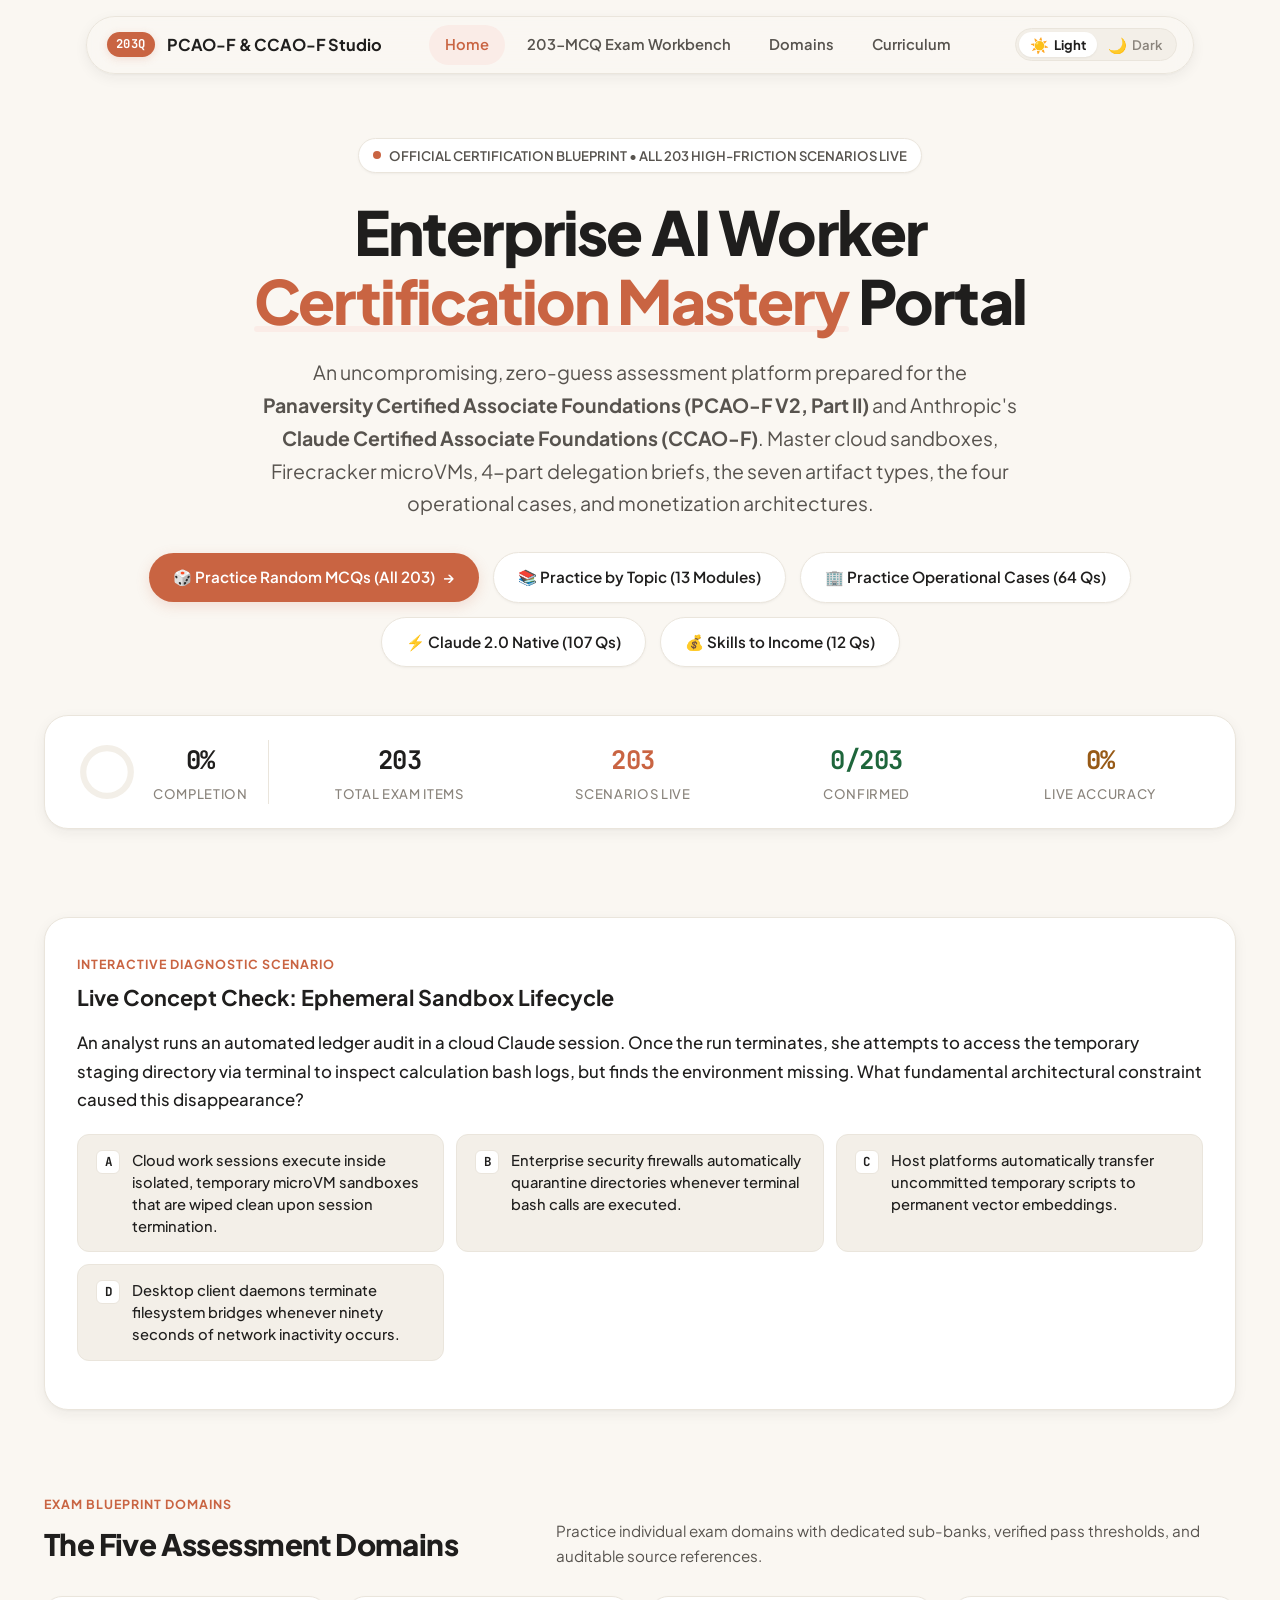
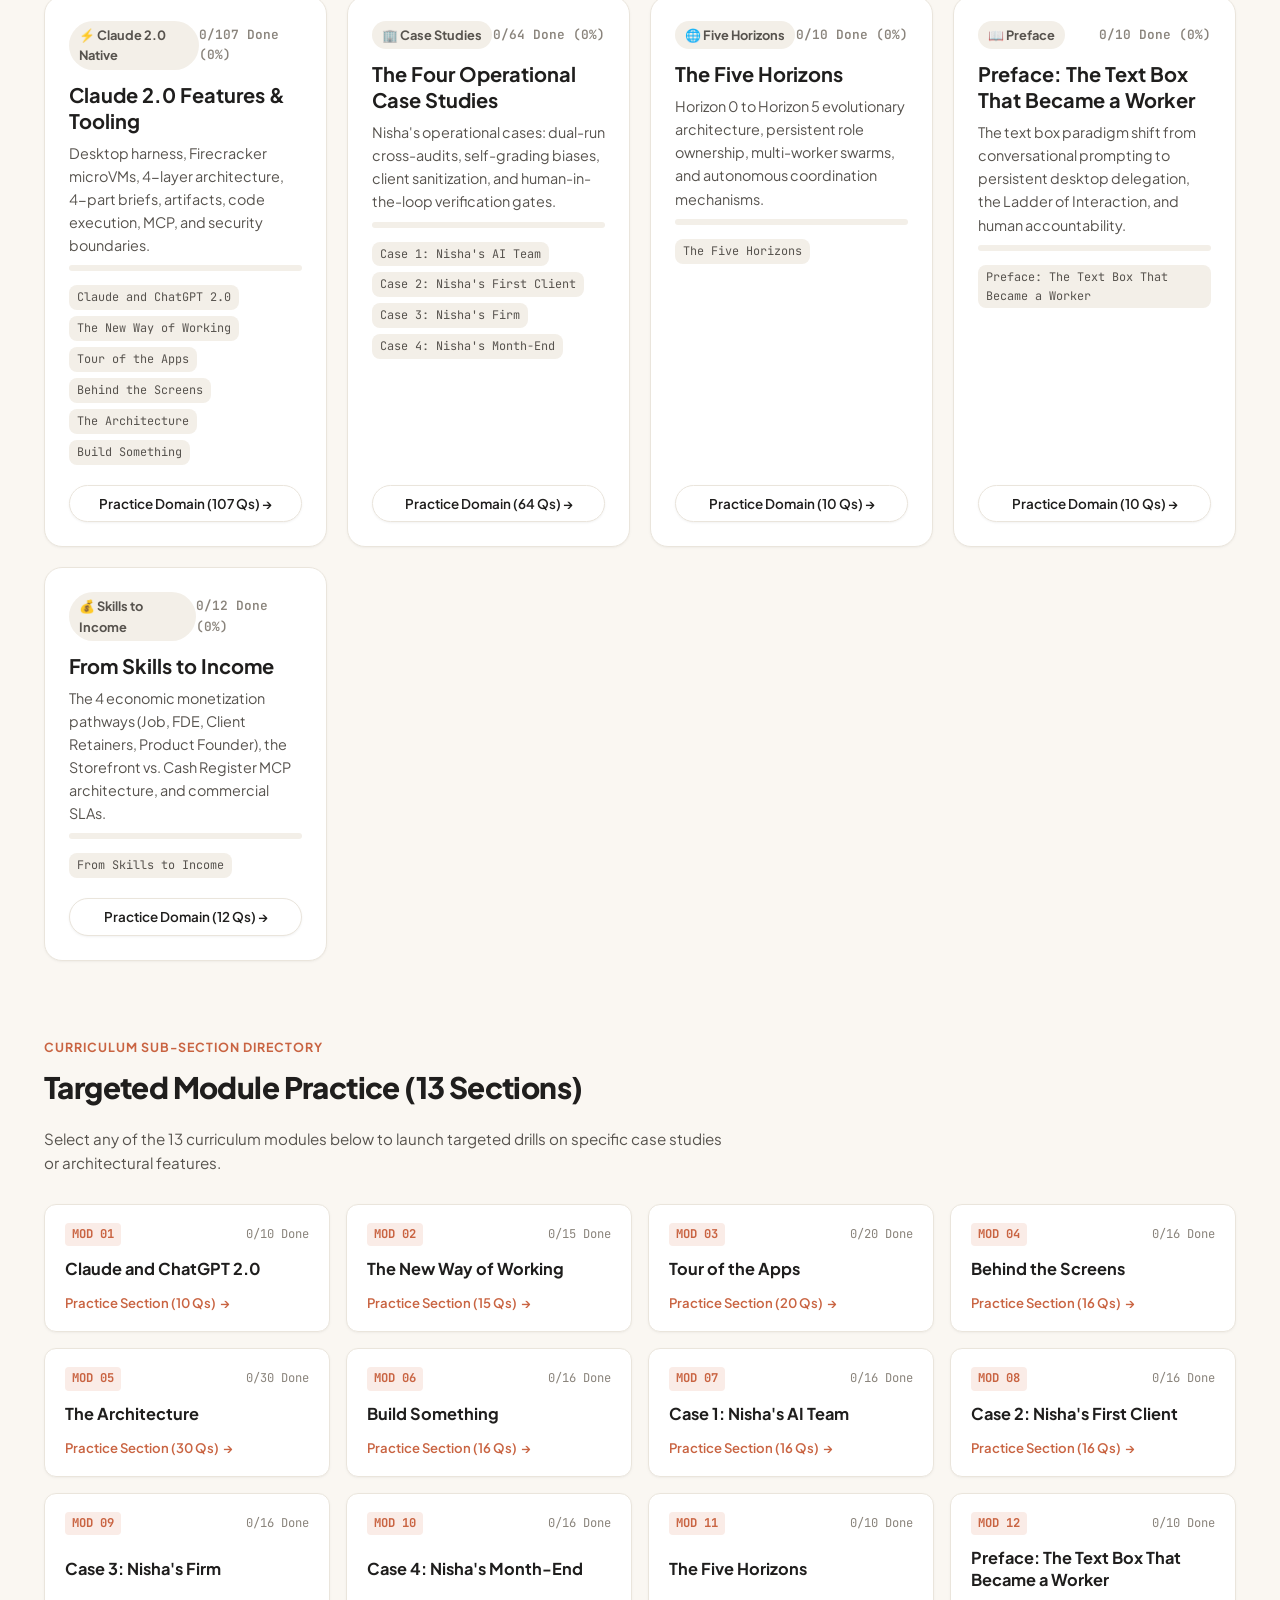
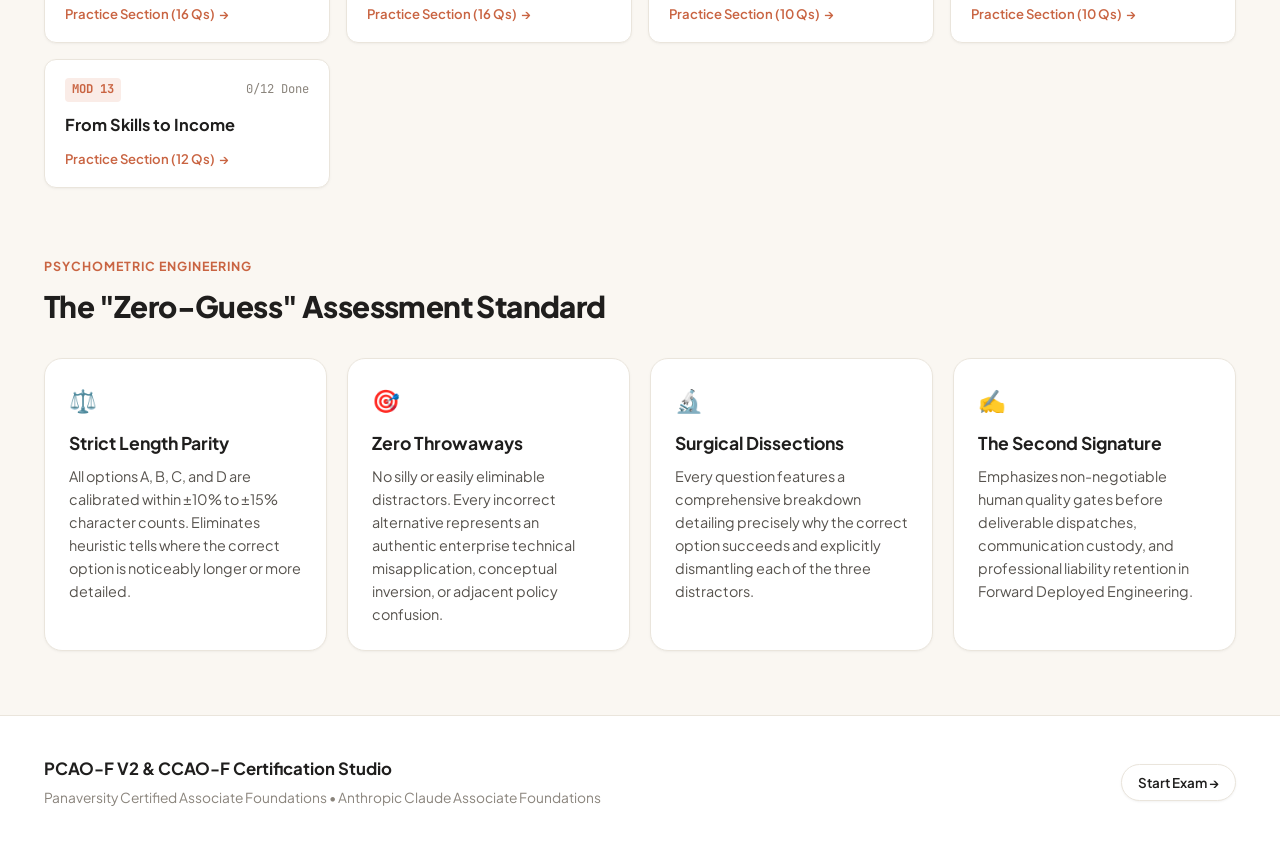
<file: index.html>
<!DOCTYPE html>
<html lang="en" data-theme="light">
<head>
  <meta charset="UTF-8" />
  <meta name="viewport" content="width=device-width, initial-scale=1.0" />
  <title>PCAO-F V2 &amp; CCAO-F Certification Studio | 203-Scenario Enterprise Portal</title>
  <link rel="stylesheet" href="styles.css" />
  <script defer src="questions.js"></script>
  <script defer src="app.js"></script>
</head>
<body>
  <!-- Canvas for milestone & correct-answer celebration effects -->
  <canvas id="celebration-canvas"></canvas>

  <!-- Floating Capsule Top Navigation Dock -->
  <header class="top-nav">
    <nav class="nav-capsule" aria-label="Main Navigation">
      <a class="nav-brand" href="index.html">
        <span class="brand-badge">203Q</span>
        <span>PCAO-F &amp; CCAO-F Studio</span>
      </a>

      <div class="nav-links">
        <a class="nav-link active" href="index.html">Home</a>
        <a class="nav-link" href="quiz.html">203-MCQ Exam Workbench</a>
        <a class="nav-link" href="#domains">Domains</a>
        <a class="nav-link" href="#curriculum">Curriculum</a>
      </div>

      <div class="nav-actions">
        <!-- Light / Dark Theme Switcher with Sun & Moon Icons -->
        <div class="theme-switch" role="group" aria-label="Theme Switcher">
          <button type="button" class="theme-switch-btn active" data-theme-btn="light" title="Switch to Light Theme">
            <span class="theme-icon" aria-hidden="true">☀️</span>
            <span>Light</span>
          </button>
          <button type="button" class="theme-switch-btn" data-theme-btn="dark" title="Switch to Dark Theme">
            <span class="theme-icon" aria-hidden="true">🌙</span>
            <span>Dark</span>
          </button>
        </div>
      </div>
    </nav>
  </header>

  <main class="container">
    <!-- Hero Section -->
    <section class="hero">
      <div class="hero-pill">
        <span class="hero-pill-dot"></span>
        <span>OFFICIAL CERTIFICATION BLUEPRINT • ALL 203 HIGH-FRICTION SCENARIOS LIVE</span>
      </div>

      <h1 class="hero-title" id="home-hero-title">
        Enterprise AI Worker <br />
        <span class="accent-span">Certification Mastery</span> Portal
      </h1>

      <p class="hero-sub">
        An uncompromising, zero-guess assessment platform prepared for the <strong>Panaversity Certified Associate Foundations (PCAO-F V2, Part II)</strong> and Anthropic's <strong>Claude Certified Associate Foundations (CCAO-F)</strong>. Master cloud sandboxes, Firecracker microVMs, 4-part delegation briefs, the seven artifact types, the four operational cases, and monetization architectures.
      </p>

      <div class="hero-actions">
        <a class="btn btn-primary" href="quiz.html">
          <span>🎲 Practice Random MCQs (All 203)</span>
          <span>→</span>
        </a>
        <a class="btn btn-outline" href="#curriculum">
          <span>📚 Practice by Topic (13 Modules)</span>
        </a>
        <a class="btn btn-outline" href="quiz.html?domain=The%20Four%20Operational%20Case%20Studies">
          <span>🏢 Practice Operational Cases (64 Qs)</span>
        </a>
        <a class="btn btn-outline" href="quiz.html?domain=Claude%202.0%20Features%20%26%20Tooling">
          <span>⚡ Claude 2.0 Native (107 Qs)</span>
        </a>
        <a class="btn btn-outline" href="quiz.html?domain=From%20Skills%20to%20Income">
          <span>💰 Skills to Income (12 Qs)</span>
        </a>
      </div>

      <!-- Live Examination Metrics Ribbon -->
      <div class="metrics-panel">
        <div class="metrics-ring-col">
          <svg class="metrics-ring-svg" viewBox="0 0 58 58" aria-hidden="true">
            <circle class="metrics-ring-bg" cx="29" cy="29" r="23"></circle>
            <circle class="metrics-ring-fg" id="home-ring-fg" cx="29" cy="29" r="23" stroke-dasharray="144.5" stroke-dashoffset="144.5"></circle>
          </svg>
          <div>
            <div class="metric-val" id="home-ring-pct">0%</div>
            <div class="metric-label">Completion</div>
          </div>
        </div>

        <div class="metric-cell">
          <div class="metric-val" id="home-stat-total">203</div>
          <div class="metric-label">Total Exam Items</div>
        </div>

        <div class="metric-cell">
          <div class="metric-val" id="home-stat-live" style="color:var(--accent-primary);">203</div>
          <div class="metric-label">Scenarios Live</div>
        </div>

        <div class="metric-cell">
          <div class="metric-val" id="home-stat-confirmed" style="color:var(--status-success-text);">0/203</div>
          <div class="metric-label">Confirmed</div>
        </div>

        <div class="metric-cell">
          <div class="metric-val" id="home-stat-accuracy" style="color:var(--status-warn-text);">0%</div>
          <div class="metric-label">Live Accuracy</div>
        </div>
      </div>
    </section>

    <!-- Interactive Scenario Check (Teaser) -->
    <section class="teaser-section">
      <article class="teaser-card" id="teaser-card">
        <span class="section-tag">Interactive Diagnostic Scenario</span>
        <h2 style="font-size:1.35rem; font-weight:700;">Live Concept Check: Ephemeral Sandbox Lifecycle</h2>
        <p class="teaser-question-stem">
          An analyst runs an automated ledger audit in a cloud Claude session. Once the run terminates, she attempts to access the temporary staging directory via terminal to inspect calculation bash logs, but finds the environment missing. What fundamental architectural constraint caused this disappearance?
        </p>

        <div class="teaser-options">
          <button type="button" class="teaser-opt-btn" data-teaser-opt="A">
            <span class="teaser-opt-key">A</span>
            <span>Cloud work sessions execute inside isolated, temporary microVM sandboxes that are wiped clean upon session termination.</span>
          </button>
          <button type="button" class="teaser-opt-btn" data-teaser-opt="B">
            <span class="teaser-opt-key">B</span>
            <span>Enterprise security firewalls automatically quarantine directories whenever terminal bash calls are executed.</span>
          </button>
          <button type="button" class="teaser-opt-btn" data-teaser-opt="C">
            <span class="teaser-opt-key">C</span>
            <span>Host platforms automatically transfer uncommitted temporary scripts to permanent vector embeddings.</span>
          </button>
          <button type="button" class="teaser-opt-btn" data-teaser-opt="D">
            <span class="teaser-opt-key">D</span>
            <span>Desktop client daemons terminate filesystem bridges whenever ninety seconds of network inactivity occurs.</span>
          </button>
        </div>

        <div class="teaser-feedback-box" id="teaser-feedback"></div>
      </article>
    </section>

    <!-- Domain Mastery Cards Section -->
    <section id="domains" style="padding-top:16px;">
      <div class="section-header">
        <div>
          <span class="section-tag">Exam Blueprint Domains</span>
          <h2 class="section-title">The Five Assessment Domains</h2>
        </div>
        <p class="section-desc">
          Practice individual exam domains with dedicated sub-banks, verified pass thresholds, and auditable source references.
        </p>
      </div>

      <div class="domain-grid" id="home-domain-grid">
        <!-- Rendered dynamically by app.js -->
      </div>
    </section>

    <!-- Curriculum Sub-Section Directory (13 Sections) -->
    <section id="curriculum" style="padding-top:16px;">
      <div class="section-header">
        <div>
          <span class="section-tag">Curriculum Sub-Section Directory</span>
          <h2 class="section-title">Targeted Module Practice (13 Sections)</h2>
        </div>
        <p class="section-desc">
          Select any of the 13 curriculum modules below to launch targeted drills on specific case studies or architectural features.
        </p>
      </div>

      <div class="section-directory-grid" id="home-section-grid">
        <!-- Rendered dynamically by app.js -->
      </div>
    </section>

    <!-- Methodology & Zero-Guess Standards Bento -->
    <section style="margin-bottom:64px;">
      <div class="section-header">
        <div>
          <span class="section-tag">Psychometric Engineering</span>
          <h2 class="section-title">The "Zero-Guess" Assessment Standard</h2>
        </div>
      </div>

      <div style="display:grid; grid-template-columns:repeat(auto-fit, minmax(260px, 1fr)); gap:20px;">
        <div style="background:var(--bg-card); border:1px solid var(--border-subtle); border-radius:var(--radius-lg); padding:24px; box-shadow:var(--shadow-sm);">
          <div style="font-size:1.4rem; margin-bottom:10px;">⚖️</div>
          <h3 style="font-size:1.1rem; font-weight:700; margin-bottom:8px;">Strict Length Parity</h3>
          <p style="font-size:0.9rem; color:var(--ink-secondary); line-height:1.6;">
            All options A, B, C, and D are calibrated within ±10% to ±15% character counts. Eliminates heuristic tells where the correct option is noticeably longer or more detailed.
          </p>
        </div>

        <div style="background:var(--bg-card); border:1px solid var(--border-subtle); border-radius:var(--radius-lg); padding:24px; box-shadow:var(--shadow-sm);">
          <div style="font-size:1.4rem; margin-bottom:10px;">🎯</div>
          <h3 style="font-size:1.1rem; font-weight:700; margin-bottom:8px;">Zero Throwaways</h3>
          <p style="font-size:0.9rem; color:var(--ink-secondary); line-height:1.6;">
            No silly or easily eliminable distractors. Every incorrect alternative represents an authentic enterprise technical misapplication, conceptual inversion, or adjacent policy confusion.
          </p>
        </div>

        <div style="background:var(--bg-card); border:1px solid var(--border-subtle); border-radius:var(--radius-lg); padding:24px; box-shadow:var(--shadow-sm);">
          <div style="font-size:1.4rem; margin-bottom:10px;">🔬</div>
          <h3 style="font-size:1.1rem; font-weight:700; margin-bottom:8px;">Surgical Dissections</h3>
          <p style="font-size:0.9rem; color:var(--ink-secondary); line-height:1.6;">
            Every question features a comprehensive breakdown detailing precisely why the correct option succeeds and explicitly dismantling each of the three distractors.
          </p>
        </div>

        <div style="background:var(--bg-card); border:1px solid var(--border-subtle); border-radius:var(--radius-lg); padding:24px; box-shadow:var(--shadow-sm);">
          <div style="font-size:1.4rem; margin-bottom:10px;">✍️</div>
          <h3 style="font-size:1.1rem; font-weight:700; margin-bottom:8px;">The Second Signature</h3>
          <p style="font-size:0.9rem; color:var(--ink-secondary); line-height:1.6;">
            Emphasizes non-negotiable human quality gates before deliverable dispatches, communication custody, and professional liability retention in Forward Deployed Engineering.
          </p>
        </div>
      </div>
    </section>
  </main>

  <!-- Clean Footer -->
  <footer style="border-top:1px solid var(--border-subtle); padding:40px 0; background:var(--bg-card); margin-top:40px;">
    <div class="container" style="display:flex; flex-wrap:wrap; align-items:center; justify-content:space-between; gap:20px;">
      <div>
        <div style="font-weight:700; font-size:1.05rem; margin-bottom:4px;">PCAO-F V2 &amp; CCAO-F Certification Studio</div>
        <div style="font-size:0.86rem; color:var(--ink-muted);">Panaversity Certified Associate Foundations • Anthropic Claude Associate Foundations</div>
      </div>
      <div style="display:flex; align-items:center; gap:14px;">
        <a class="btn btn-outline btn-sm" href="quiz.html">Start Exam →</a>
      </div>
    </div>
  </footer>
</body>
</html>
</file>
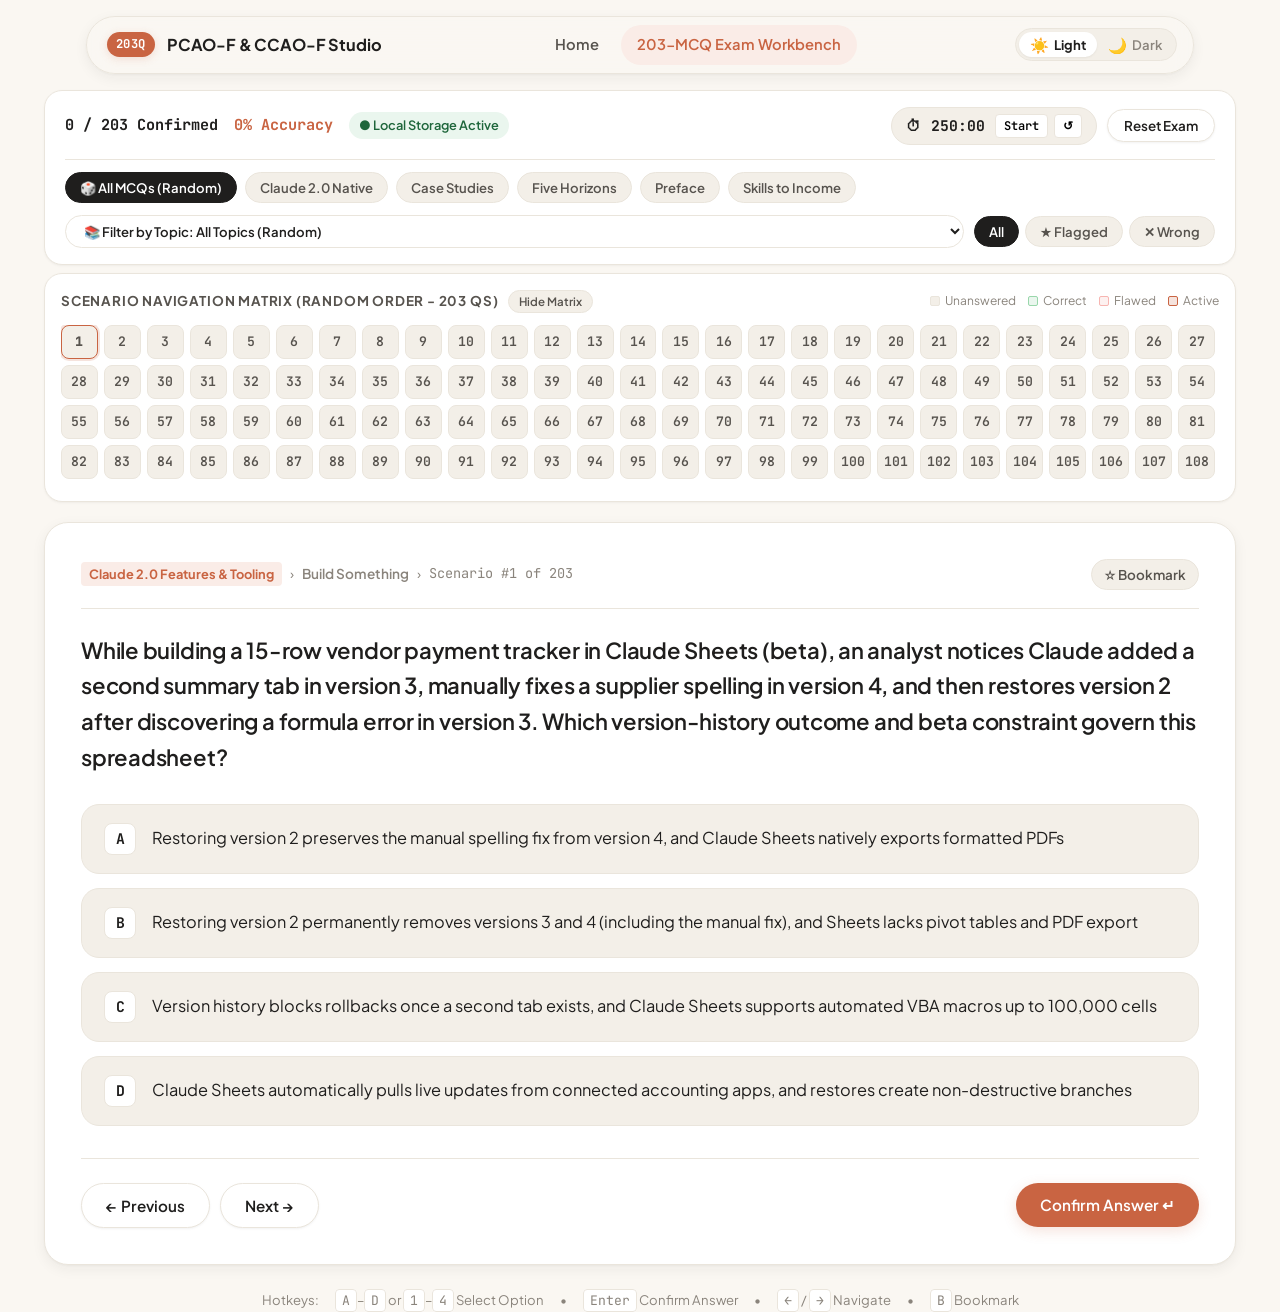
<file: quiz.html>
<!DOCTYPE html>
<html lang="en" data-theme="light">
<head>
  <meta charset="UTF-8" />
  <meta name="viewport" content="width=device-width, initial-scale=1.0" />
  <title>203-Scenario Workbench | PCAO-F V2 &amp; CCAO-F Studio</title>
  <link rel="stylesheet" href="styles.css" />
  <script defer src="questions.js"></script>
  <script defer src="app.js"></script>
</head>
<body>
  <!-- Canvas for milestone & correct-answer celebration effects -->
  <canvas id="celebration-canvas"></canvas>

  <!-- Floating Capsule Top Navigation Dock -->
  <header class="top-nav">
    <nav class="nav-capsule" aria-label="Main Navigation">
      <a class="nav-brand" href="index.html">
        <span class="brand-badge">203Q</span>
        <span>PCAO-F &amp; CCAO-F Studio</span>
      </a>

      <div class="nav-links">
        <a class="nav-link" href="index.html">Home</a>
        <a class="nav-link active" href="quiz.html">203-MCQ Exam Workbench</a>
      </div>

      <div class="nav-actions">
        <!-- Light / Dark Theme Switcher with Sun & Moon Icons -->
        <div class="theme-switch" role="group" aria-label="Theme Switcher">
          <button type="button" class="theme-switch-btn active" data-theme-btn="light" title="Switch to Light Theme">
            <span class="theme-icon" aria-hidden="true">☀️</span>
            <span>Light</span>
          </button>
          <button type="button" class="theme-switch-btn" data-theme-btn="dark" title="Switch to Dark Theme">
            <span class="theme-icon" aria-hidden="true">🌙</span>
            <span>Dark</span>
          </button>
        </div>
      </div>
    </nav>
  </header>

  <main class="container" id="quiz-workbench">
    <!-- Top Command Ribbon -->
    <section class="command-ribbon">
      <div class="command-ribbon-row">
        <div style="display:flex; flex-wrap:wrap; align-items:center; gap:16px;">
          <span class="mono" style="font-weight:700; font-size:0.95rem;" id="quiz-stat-confirmed">
            0 / 203 Confirmed
          </span>
          <span class="mono" style="font-weight:700; font-size:0.95rem; color:var(--accent-primary);" id="quiz-stat-accuracy">
            0% Accuracy
          </span>
          <span style="display:inline-flex; align-items:center; gap:6px; font-size:0.8rem; font-weight:600; color:var(--status-success-text); background:var(--status-success-bg); padding:3px 10px; border-radius:9999px;">
            ● Local Storage Active
          </span>
        </div>

        <div style="display:flex; flex-wrap:wrap; align-items:center; gap:10px;">
          <!-- 250-Minute Countdown Clock -->
          <div class="timer-capsule" title="250-minute official exam clock">
            <span>⏱</span>
            <span id="timer-display">250:00</span>
            <div class="timer-controls">
              <button type="button" class="timer-btn" id="timer-toggle">Start</button>
              <button type="button" class="timer-btn" id="timer-reset">↺</button>
            </div>
          </div>

          <button type="button" class="btn btn-outline btn-sm" id="open-reset-btn" title="Reset all progress">
            Reset Exam
          </button>
        </div>
      </div>

      <!-- Domain & Topic Filters + Status View Filters -->
      <div class="filter-section-wrapper" style="padding-top:10px; border-top:1px solid var(--border-subtle); display:flex; flex-direction:column; gap:8px;">
        <!-- Row 1: Horizontal Scrollable Domain Chips -->
        <div class="filter-chips-bar" id="filter-chips-container">
          <!-- Rendered dynamically by app.js: 🎲 All MCQs (Random) + 5 Domain chips -->
        </div>

        <!-- Row 2: Topic Selector + Status View Filters -->
        <div class="filter-controls-row">
          <div class="topic-select-wrap">
            <select id="topic-select-filter" class="topic-select-input" aria-label="Filter by Topic / Module">
              <option value="ALL">📚 Filter by Topic: All Topics (Random)</option>
              <!-- Populated dynamically by app.js for all 13 modules -->
            </select>
          </div>

          <div class="status-filters-group">
            <button type="button" class="filter-chip active" data-status-filter="all">All</button>
            <button type="button" class="filter-chip" data-status-filter="flagged">★ Flagged</button>
            <button type="button" class="filter-chip" data-status-filter="wrong">✕ Wrong</button>
          </div>
        </div>
      </div>
    </section>

    <!-- 203-Item Jump Navigator Matrix -->
    <section class="matrix-container" id="matrix-section">
      <div class="matrix-header">
        <div class="matrix-header-title-wrap">
          <span style="font-size:0.84rem; font-weight:700; text-transform:uppercase; letter-spacing:0.06em; color:var(--ink-secondary);" id="matrix-header-title">
            Scenario Navigation Matrix (1–203)
          </span>
          <button type="button" class="matrix-toggle-btn" id="matrix-toggle-btn" title="Toggle Matrix Grid">
            <span id="matrix-toggle-text">Hide Matrix</span>
          </button>
        </div>
        <div class="matrix-legend">
          <div class="matrix-legend-item">
            <span class="legend-swatch" style="background:var(--bg-subtle); border:1px solid var(--border-subtle);"></span>
            <span>Unanswered</span>
          </div>
          <div class="matrix-legend-item">
            <span class="legend-swatch" style="background:var(--status-success-bg); border:1px solid var(--status-success-border);"></span>
            <span>Correct</span>
          </div>
          <div class="matrix-legend-item">
            <span class="legend-swatch" style="background:var(--status-error-bg); border:1px solid var(--status-error-border);"></span>
            <span>Flawed</span>
          </div>
          <div class="matrix-legend-item">
            <span class="legend-swatch" style="background:var(--accent-glow); border:1px solid var(--accent-primary);"></span>
            <span>Active</span>
          </div>
        </div>
      </div>

      <div class="matrix-grid" id="matrix-grid">
        <!-- Rendered dynamically by app.js -->
      </div>
    </section>

    <!-- Main Question Workbench Arena Card -->
    <article class="question-workbench-card">
      <!-- Breadcrumb Bar -->
      <div class="question-meta-bar">
        <div class="question-breadcrumbs">
          <span class="breadcrumb-tag" id="breadcrumb-domain">Domain 1</span>
          <span>›</span>
          <span id="breadcrumb-section" style="font-weight:600;">The New Way of Working</span>
          <span>›</span>
          <span class="mono" id="breadcrumb-id" style="color:var(--ink-muted);">Scenario #1 of 230</span>
        </div>

        <button type="button" class="bookmark-toggle-btn" id="bookmark-btn" aria-label="Toggle Bookmark">
          ☆ Bookmark
        </button>
      </div>

      <!-- Question Stem -->
      <h2 class="question-stem" id="question-stem">
        Loading scenario question...
      </h2>

      <!-- Options List (A, B, C, D) -->
      <div class="options-list" id="options-list">
        <!-- Rendered dynamically by app.js -->
      </div>

      <!-- Action Buttons Bar -->
      <div class="workbench-actions-bar">
        <div class="nav-buttons-group">
          <button type="button" class="btn btn-outline" id="prev-btn">
            <span>← Previous</span>
          </button>
          <button type="button" class="btn btn-outline" id="next-btn">
            <span>Next →</span>
          </button>
        </div>

        <button type="button" class="btn btn-primary" id="confirm-btn">
          Confirm Answer ↵
        </button>
      </div>

      <!-- Verification Disclosure Drawer -->
      <section class="feedback-drawer" id="feedback-drawer" style="display:none;" aria-live="polite">
        <!-- Rendered dynamically upon confirming an answer -->
      </section>
    </article>

    <!-- Keyboard Hotkeys Reference Footer -->
    <div style="display:flex; flex-wrap:wrap; justify-content:center; gap:16px; margin-top:24px; font-size:0.82rem; color:var(--ink-muted);">
      <span>Hotkeys:</span>
      <span><kbd style="padding:2px 6px; border-radius:4px; background:var(--bg-card); border:1px solid var(--border-subtle); font-family:var(--font-mono);">A</kbd>–<kbd style="padding:2px 6px; border-radius:4px; background:var(--bg-card); border:1px solid var(--border-subtle); font-family:var(--font-mono);">D</kbd> or <kbd style="padding:2px 6px; border-radius:4px; background:var(--bg-card); border:1px solid var(--border-subtle); font-family:var(--font-mono);">1</kbd>–<kbd style="padding:2px 6px; border-radius:4px; background:var(--bg-card); border:1px solid var(--border-subtle); font-family:var(--font-mono);">4</kbd> Select Option</span>
      <span>•</span>
      <span><kbd style="padding:2px 6px; border-radius:4px; background:var(--bg-card); border:1px solid var(--border-subtle); font-family:var(--font-mono);">Enter</kbd> Confirm Answer</span>
      <span>•</span>
      <span><kbd style="padding:2px 6px; border-radius:4px; background:var(--bg-card); border:1px solid var(--border-subtle); font-family:var(--font-mono);">←</kbd> / <kbd style="padding:2px 6px; border-radius:4px; background:var(--bg-card); border:1px solid var(--border-subtle); font-family:var(--font-mono);">→</kbd> Navigate</span>
      <span>•</span>
      <span><kbd style="padding:2px 6px; border-radius:4px; background:var(--bg-card); border:1px solid var(--border-subtle); font-family:var(--font-mono);">B</kbd> Bookmark</span>
    </div>
  </main>

  <!-- Reset Progress Confirmation Modal -->
  <div class="modal-overlay" id="reset-modal">
    <div class="modal-card">
      <h3 style="font-size:1.25rem; font-weight:700; margin-bottom:10px;">Reset Exam Progress?</h3>
      <p style="font-size:0.92rem; color:var(--ink-secondary); line-height:1.6;">
        This will permanently clear all 230 recorded selections, answer confirmations, bookmarks, and reset your timer back to 250 minutes. This action cannot be undone.
      </p>
      <div class="modal-actions">
        <button type="button" class="btn btn-outline btn-sm" id="cancel-reset-btn">Cancel</button>
        <button type="button" class="btn btn-primary btn-sm" id="confirm-reset-btn" style="background:var(--status-error-text);">
          Yes, Reset Everything
        </button>
      </div>
    </div>
  </div>
</body>
</html>
</file>
<file: styles.css>
/* ==========================================================================
   ANTHROPIC EDITORIAL DESIGN SYSTEM
   Theme: Warm Porcelain Creme (Light) & Obsidian Titanium (Dark)
   ========================================================================== */

@import url('https://fonts.googleapis.com/css2?family=Plus+Jakarta+Sans:wght@400;500;600;700;800&family=JetBrains+Mono:wght@400;500;600;700&family=Newsreader:ital,opsz,wght@0,6..72,400;0,6..72,600;1,6..72,400&display=swap');

/* --- CSS Variables & Palettes --- */
:root {
  /* Light Theme (Warm Porcelain Creme) */
  --bg-page: #FAF7F2;
  --bg-card: #FFFFFF;
  --bg-card-hover: #FDFBF8;
  --bg-subtle: #F3EFE8;
  --bg-sunken: #EDE8DF;
  --bg-glass: rgba(250, 247, 242, 0.85);

  --border-subtle: #EAE5DC;
  --border-strong: #D9D2C6;
  --border-focus: #C96442;

  --ink-primary: #1F1E1D;
  --ink-secondary: #57534E;
  --ink-muted: #8A847C;
  --ink-faint: #B5AFA7;

  /* Terracotta / Anthropic Accent */
  --accent-primary: #C96442;
  --accent-hover: #B35334;
  --accent-subtle: #FAECE7;
  --accent-glow: rgba(201, 100, 66, 0.18);

  /* Functional Status */
  --status-success-bg: #EAF6EE;
  --status-success-border: #99D7AB;
  --status-success-text: #1E663B;
  
  --status-error-bg: #FDF1F0;
  --status-error-border: #F7B5B1;
  --status-error-text: #A8241D;

  --status-warn-bg: #FEF7EC;
  --status-warn-border: #FBD38D;
  --status-warn-text: #975A16;

  --status-info-bg: #EEF4FA;
  --status-info-border: #BFD7EA;
  --status-info-text: #2B6CB0;

  /* Shadows */
  --shadow-sm: 0 1px 3px rgba(31, 30, 29, 0.04), 0 1px 2px rgba(31, 30, 29, 0.02);
  --shadow-md: 0 4px 14px rgba(31, 30, 29, 0.06), 0 1px 3px rgba(31, 30, 29, 0.04);
  --shadow-lg: 0 14px 34px rgba(31, 30, 29, 0.08), 0 4px 10px rgba(31, 30, 29, 0.04);
  --shadow-elevated: 0 20px 48px -8px rgba(31, 30, 29, 0.14);

  --radius-sm: 8px;
  --radius-md: 12px;
  --radius-lg: 18px;
  --radius-xl: 24px;
  --radius-full: 9999px;

  --font-sans: 'Plus Jakarta Sans', -apple-system, BlinkMacSystemFont, 'Segoe UI', Roboto, sans-serif;
  --font-serif: 'Newsreader', Georgia, serif;
  --font-mono: 'JetBrains Mono', 'IBM Plex Mono', monospace;

  --trans-fast: 0.15s ease;
  --trans-spring: 0.35s cubic-bezier(0.16, 1, 0.3, 1);
  --trans-bounce: 0.5s cubic-bezier(0.34, 1.56, 0.64, 1);
}

/* Dark Theme (Warm Obsidian Titanium) */
[data-theme="dark"] {
  --bg-page: #0E0F12;
  --bg-card: #15171C;
  --bg-card-hover: #1C1E25;
  --bg-subtle: #1F222A;
  --bg-sunken: #101216;
  --bg-glass: rgba(14, 15, 18, 0.85);

  --border-subtle: #252832;
  --border-strong: #363B48;
  --border-focus: #E07A5F;

  --ink-primary: #F4F4F6;
  --ink-secondary: #A6A9B4;
  --ink-muted: #6F7380;
  --ink-faint: #444754;

  --accent-primary: #E07A5F;
  --accent-hover: #F28C72;
  --accent-subtle: rgba(224, 122, 95, 0.14);
  --accent-glow: rgba(224, 122, 95, 0.28);

  --status-success-bg: rgba(46, 160, 89, 0.14);
  --status-success-border: rgba(46, 160, 89, 0.35);
  --status-success-text: #4ADE80;

  --status-error-bg: rgba(239, 68, 68, 0.14);
  --status-error-border: rgba(239, 68, 68, 0.35);
  --status-error-text: #F87171;

  --status-warn-bg: rgba(245, 158, 11, 0.14);
  --status-warn-border: rgba(245, 158, 11, 0.35);
  --status-warn-text: #FBBF24;

  --status-info-bg: rgba(59, 130, 246, 0.14);
  --status-info-border: rgba(59, 130, 246, 0.35);
  --status-info-text: #60A5FA;

  --shadow-sm: 0 1px 3px rgba(0, 0, 0, 0.3);
  --shadow-md: 0 4px 16px rgba(0, 0, 0, 0.45);
  --shadow-lg: 0 14px 36px rgba(0, 0, 0, 0.6);
  --shadow-elevated: 0 24px 52px -10px rgba(0, 0, 0, 0.8);
}

/* --- Global Reset & Base Styles --- */
*, *::before, *::after {
  box-sizing: border-box;
  margin: 0;
  padding: 0;
}

html {
  font-size: 16px;
  scroll-behavior: smooth;
  -webkit-font-smoothing: antialiased;
  -moz-osx-font-smoothing: grayscale;
}

body {
  font-family: var(--font-sans);
  background-color: var(--bg-page);
  color: var(--ink-primary);
  line-height: 1.6;
  min-height: 100vh;
  position: relative;
  overflow-x: hidden;
  transition: background-color 0.35s ease, color 0.35s ease;
}

/* Subtle editorial ambient background mesh */
body::before {
  content: "";
  position: fixed;
  top: 0;
  left: 0;
  right: 0;
  bottom: 0;
  background-radial-gradient: radial-gradient(circle at 18% 12%, var(--accent-subtle) 0%, transparent 45%),
                              radial-gradient(circle at 82% 85%, var(--accent-glow) 0%, transparent 40%);
  pointer-events: none;
  z-index: -1;
  opacity: 0.6;
}

a {
  color: inherit;
  text-decoration: none;
}

button {
  font-family: inherit;
  border: none;
  background: none;
  cursor: pointer;
}

img, svg {
  display: block;
  max-width: 100%;
}

.mono {
  font-family: var(--font-mono);
}

.serif {
  font-family: var(--font-serif);
}

/* --- Container Wrappers --- */
.container {
  width: 100%;
  max-width: 1240px;
  margin: 0 auto;
  padding: 0 24px;
}

/* --- Floating Capsule Navigation Dock --- */
.top-nav {
  position: sticky;
  top: 16px;
  z-index: 100;
  margin: 0 auto 32px;
  max-width: 1140px;
  padding: 0 16px;
}

.nav-capsule {
  display: flex;
  align-items: center;
  justify-content: space-between;
  background: var(--bg-glass);
  backdrop-filter: blur(14px);
  -webkit-backdrop-filter: blur(14px);
  border: 1px solid var(--border-subtle);
  border-radius: var(--radius-full);
  padding: 8px 16px 8px 20px;
  box-shadow: var(--shadow-md);
  transition: all var(--trans-spring);
}

.nav-brand {
  display: flex;
  align-items: center;
  gap: 12px;
  font-weight: 700;
  font-size: 1.02rem;
  letter-spacing: -0.01em;
}

.brand-badge {
  display: inline-flex;
  align-items: center;
  justify-content: center;
  padding: 3px 9px;
  background: var(--accent-primary);
  color: #FFFFFF;
  border-radius: var(--radius-full);
  font-family: var(--font-mono);
  font-size: 0.76rem;
  font-weight: 700;
  letter-spacing: 0.04em;
  box-shadow: 0 2px 8px var(--accent-glow);
}

.nav-links {
  display: flex;
  align-items: center;
  gap: 6px;
}

.nav-link {
  padding: 8px 16px;
  border-radius: var(--radius-full);
  font-size: 0.92rem;
  font-weight: 600;
  color: var(--ink-secondary);
  transition: all var(--trans-fast);
}

.nav-link:hover {
  color: var(--ink-primary);
  background: var(--bg-subtle);
}

.nav-link.active {
  color: var(--accent-primary);
  background: var(--accent-subtle);
}

.nav-actions {
  display: flex;
  align-items: center;
  gap: 10px;
}

/* Theme Toggle Pill Switch */
.theme-switch {
  display: flex;
  align-items: center;
  background: var(--bg-subtle);
  border: 1px solid var(--border-subtle);
  border-radius: var(--radius-full);
  padding: 3px;
  cursor: pointer;
  transition: all var(--trans-fast);
}

.theme-switch:hover {
  border-color: var(--border-strong);
}

.theme-switch-btn {
  display: inline-flex;
  align-items: center;
  gap: 5px;
  padding: 5px 11px;
  border-radius: var(--radius-full);
  font-size: 0.82rem;
  font-weight: 600;
  color: var(--ink-muted);
  transition: all var(--trans-spring);
  line-height: 1;
}

.theme-switch-btn:hover {
  color: var(--ink-primary);
}

.theme-switch-btn.active {
  background: var(--bg-card);
  color: var(--ink-primary);
  font-weight: 700;
  box-shadow: var(--shadow-sm);
}

.theme-icon {
  font-size: 0.95rem;
  display: inline-block;
  line-height: 1;
}

/* Mobile Nav Toggle */
.mobile-nav-toggle {
  display: none;
  font-size: 1.25rem;
  padding: 6px 10px;
  color: var(--ink-primary);
}

/* --- Hero Section --- */
.hero {
  padding: 48px 0 32px;
  text-align: center;
  position: relative;
}

.hero-pill {
  display: inline-flex;
  align-items: center;
  gap: 8px;
  padding: 6px 14px;
  background: var(--bg-card);
  border: 1px solid var(--border-subtle);
  border-radius: var(--radius-full);
  font-size: 0.82rem;
  font-weight: 600;
  color: var(--ink-secondary);
  margin-bottom: 24px;
  box-shadow: var(--shadow-sm);
  animation: fadeInDown 0.6s var(--trans-spring);
}

.hero-pill-dot {
  width: 8px;
  height: 8px;
  border-radius: 50%;
  background: var(--accent-primary);
  animation: pulse 2s infinite;
}

.hero-title {
  font-size: clamp(2.2rem, 5.2vw, 3.8rem);
  font-weight: 800;
  letter-spacing: -0.03em;
  line-height: 1.15;
  margin-bottom: 20px;
  color: var(--ink-primary);
  max-width: 920px;
  margin-left: auto;
  margin-right: auto;
  animation: fadeInUp 0.7s var(--trans-spring);
}

.hero-title .accent-span {
  color: var(--accent-primary);
  position: relative;
  display: inline-block;
}

.hero-title .accent-span::after {
  content: "";
  position: absolute;
  bottom: 4px;
  left: 0;
  right: 0;
  height: 6px;
  background: var(--accent-subtle);
  z-index: -1;
  border-radius: 4px;
}

.hero-sub {
  font-size: clamp(1.05rem, 2vw, 1.22rem);
  color: var(--ink-secondary);
  max-width: 760px;
  margin: 0 auto 32px;
  font-weight: 400;
  line-height: 1.68;
  animation: fadeInUp 0.8s var(--trans-spring);
}

.hero-actions {
  display: flex;
  flex-wrap: wrap;
  align-items: center;
  justify-content: center;
  gap: 14px;
  margin-bottom: 48px;
  animation: fadeInUp 0.9s var(--trans-spring);
}

/* Button Component Standards */
.btn {
  display: inline-flex;
  align-items: center;
  justify-content: center;
  gap: 8px;
  font-weight: 600;
  border-radius: var(--radius-full);
  transition: all var(--trans-spring);
  font-size: 0.95rem;
  padding: 12px 24px;
  white-space: nowrap;
}

.btn-primary {
  background: var(--accent-primary);
  color: #FFFFFF;
  box-shadow: 0 4px 14px var(--accent-glow);
}

.btn-primary:hover {
  background: var(--accent-hover);
  transform: translateY(-2px);
  box-shadow: 0 6px 20px var(--accent-glow);
}

.btn-primary:active {
  transform: translateY(0);
}

.btn-outline {
  background: var(--bg-card);
  color: var(--ink-primary);
  border: 1px solid var(--border-subtle);
  box-shadow: var(--shadow-sm);
}

.btn-outline:hover {
  background: var(--bg-card-hover);
  border-color: var(--border-strong);
  transform: translateY(-2px);
  box-shadow: var(--shadow-md);
}

.btn-sm {
  padding: 7px 16px;
  font-size: 0.84rem;
}

/* --- Live Examination Metrics Ribbon --- */
.metrics-panel {
  background: var(--bg-card);
  border: 1px solid var(--border-subtle);
  border-radius: var(--radius-xl);
  padding: 24px 32px;
  box-shadow: var(--shadow-md);
  margin-bottom: 56px;
  display: grid;
  grid-template-columns: auto 1fr 1fr 1fr 1fr;
  align-items: center;
  gap: 28px;
  animation: fadeInUp 1s var(--trans-spring);
}

.metrics-ring-col {
  display: flex;
  align-items: center;
  gap: 16px;
  padding-right: 20px;
  border-right: 1px solid var(--border-subtle);
}

.metrics-ring-svg {
  width: 60px;
  height: 60px;
  transform: rotate(-90deg);
}

.metrics-ring-bg {
  fill: none;
  stroke: var(--bg-subtle);
  stroke-width: 6;
}

.metrics-ring-fg {
  fill: none;
  stroke: var(--accent-primary);
  stroke-width: 6;
  stroke-linecap: round;
  transition: stroke-dashoffset 0.8s ease;
}

.metric-cell {
  display: flex;
  flex-direction: column;
}

.metric-val {
  font-size: 1.6rem;
  font-weight: 700;
  font-family: var(--font-mono);
  letter-spacing: -0.02em;
  color: var(--ink-primary);
}

.metric-label {
  font-size: 0.82rem;
  font-weight: 500;
  color: var(--ink-muted);
  text-transform: uppercase;
  letter-spacing: 0.05em;
  margin-top: 2px;
}

/* --- Section Heading Block --- */
.section-header {
  margin-bottom: 28px;
  display: flex;
  flex-wrap: wrap;
  align-items: flex-end;
  justify-content: space-between;
  gap: 16px;
}

.section-tag {
  display: inline-block;
  font-size: 0.78rem;
  font-weight: 700;
  text-transform: uppercase;
  letter-spacing: 0.08em;
  color: var(--accent-primary);
  margin-bottom: 6px;
}

.section-title {
  font-size: clamp(1.4rem, 2.8vw, 1.85rem);
  font-weight: 800;
  letter-spacing: -0.02em;
}

.section-desc {
  font-size: 0.95rem;
  color: var(--ink-secondary);
  max-width: 680px;
}

/* --- Domain Cards Grid (4 Major Domains) --- */
.domain-grid {
  display: grid;
  grid-template-columns: repeat(auto-fit, minmax(280px, 1fr));
  gap: 20px;
  margin-bottom: 56px;
}

.domain-card {
  background: var(--bg-card);
  border: 1px solid var(--border-subtle);
  border-radius: var(--radius-lg);
  padding: 24px;
  box-shadow: var(--shadow-sm);
  display: flex;
  flex-direction: column;
  justify-content: space-between;
  gap: 20px;
  position: relative;
  overflow: hidden;
  transition: all var(--trans-spring);
}

.domain-card:hover {
  transform: translateY(-4px);
  border-color: var(--border-strong);
  box-shadow: var(--shadow-lg);
}

.domain-card-top {
  display: flex;
  justify-content: space-between;
  align-items: center;
}

.domain-badge {
  display: inline-flex;
  align-items: center;
  gap: 6px;
  font-size: 0.8rem;
  font-weight: 700;
  padding: 4px 10px;
  border-radius: var(--radius-full);
  background: var(--bg-subtle);
  color: var(--ink-secondary);
}

.domain-progress-stat {
  font-family: var(--font-mono);
  font-size: 0.8rem;
  font-weight: 600;
  color: var(--ink-muted);
}

.domain-title {
  font-size: 1.25rem;
  font-weight: 700;
  margin: 12px 0 8px;
  line-height: 1.3;
}

.domain-desc {
  font-size: 0.9rem;
  color: var(--ink-secondary);
  line-height: 1.6;
}

.domain-topics {
  display: flex;
  flex-wrap: wrap;
  gap: 6px;
  margin-top: 14px;
}

.topic-tag {
  font-size: 0.74rem;
  padding: 3px 8px;
  border-radius: var(--radius-sm);
  background: var(--bg-subtle);
  color: var(--ink-secondary);
  font-family: var(--font-mono);
}

.domain-bar {
  height: 6px;
  width: 100%;
  background: var(--bg-subtle);
  border-radius: var(--radius-full);
  overflow: hidden;
  margin-top: 8px;
}

.domain-bar-fill {
  height: 100%;
  background: var(--accent-primary);
  border-radius: var(--radius-full);
  transition: width 0.6s ease;
}

/* --- Section Directory (12 Sub-Section Cards) --- */
.section-directory-grid {
  display: grid;
  grid-template-columns: repeat(auto-fill, minmax(270px, 1fr));
  gap: 16px;
  margin-bottom: 64px;
}

.chapter-tile {
  background: var(--bg-card);
  border: 1px solid var(--border-subtle);
  border-radius: var(--radius-md);
  padding: 18px 20px;
  box-shadow: var(--shadow-sm);
  display: flex;
  flex-direction: column;
  justify-content: space-between;
  gap: 12px;
  transition: all var(--trans-spring);
  text-decoration: none;
  color: inherit;
  position: relative;
}

.chapter-tile:hover {
  transform: translateY(-3px);
  border-color: var(--accent-primary);
  box-shadow: var(--shadow-md);
}

.chapter-tile-header {
  display: flex;
  justify-content: space-between;
  align-items: center;
}

.chapter-num {
  font-family: var(--font-mono);
  font-size: 0.76rem;
  font-weight: 700;
  color: var(--accent-primary);
  background: var(--accent-subtle);
  padding: 2px 7px;
  border-radius: 4px;
}

.chapter-count {
  font-family: var(--font-mono);
  font-size: 0.76rem;
  color: var(--ink-muted);
}

.chapter-name {
  font-size: 1.02rem;
  font-weight: 700;
  line-height: 1.35;
  color: var(--ink-primary);
}

.chapter-tile-cta {
  font-size: 0.82rem;
  font-weight: 600;
  color: var(--accent-primary);
  display: flex;
  align-items: center;
  gap: 4px;
}

/* --- Interactive Teaser Card --- */
.teaser-section {
  margin-bottom: 64px;
}

.teaser-card {
  background: var(--bg-card);
  border: 1px solid var(--border-subtle);
  border-radius: var(--radius-xl);
  padding: 32px;
  box-shadow: var(--shadow-md);
  position: relative;
}

.teaser-question-stem {
  font-size: 1.05rem;
  font-weight: 500;
  line-height: 1.68;
  margin: 14px 0 20px;
  color: var(--ink-primary);
}

.teaser-options {
  display: grid;
  grid-template-columns: repeat(auto-fit, minmax(280px, 1fr));
  gap: 12px;
  margin-bottom: 16px;
}

.teaser-opt-btn {
  text-align: left;
  padding: 14px 18px;
  border: 1px solid var(--border-subtle);
  border-radius: var(--radius-md);
  background: var(--bg-subtle);
  color: var(--ink-primary);
  font-size: 0.92rem;
  font-weight: 500;
  line-height: 1.5;
  display: flex;
  align-items: flex-start;
  gap: 12px;
  transition: all var(--trans-fast);
}

.teaser-opt-btn:hover {
  background: var(--bg-card-hover);
  border-color: var(--border-strong);
  transform: translateY(-1px);
}

.teaser-opt-key {
  display: inline-flex;
  align-items: center;
  justify-content: center;
  width: 24px;
  height: 24px;
  border-radius: 6px;
  background: var(--bg-card);
  border: 1px solid var(--border-subtle);
  font-family: var(--font-mono);
  font-size: 0.78rem;
  font-weight: 700;
  flex-shrink: 0;
  margin-top: 1px;
}

.teaser-feedback-box {
  margin-top: 16px;
  padding: 16px 20px;
  border-radius: var(--radius-md);
  font-size: 0.92rem;
  display: none;
  animation: fadeIn 0.3s ease;
}

/* ==========================================================================
   QUIZ WORKBENCH / ARENA INTERFACE
   ========================================================================== */

.workbench-layout {
  display: grid;
  grid-template-columns: 1fr;
  gap: 24px;
  padding-bottom: 80px;
}

/* Command Control Ribbon */
.command-ribbon {
  background: var(--bg-card);
  border: 1px solid var(--border-subtle);
  border-radius: var(--radius-lg);
  padding: 16px 20px;
  box-shadow: var(--shadow-sm);
  display: flex;
  flex-direction: column;
  gap: 14px;
  margin-bottom: 8px;
}

.command-ribbon-row {
  display: flex;
  flex-wrap: wrap;
  align-items: center;
  justify-content: space-between;
  gap: 12px;
}

.timer-capsule {
  display: flex;
  align-items: center;
  gap: 10px;
  background: var(--bg-subtle);
  border: 1px solid var(--border-subtle);
  padding: 6px 14px;
  border-radius: var(--radius-full);
  font-family: var(--font-mono);
  font-size: 0.92rem;
  font-weight: 700;
}

.timer-controls {
  display: flex;
  align-items: center;
  gap: 6px;
}

.timer-btn {
  padding: 3px 8px;
  border-radius: 4px;
  font-size: 0.75rem;
  font-weight: 600;
  background: var(--bg-card);
  border: 1px solid var(--border-subtle);
}

.timer-btn:hover {
  border-color: var(--border-strong);
}

/* Filter Chips Bar (Horizontal Smooth Scroll) */
.filter-chips-bar {
  display: flex;
  flex-wrap: nowrap;
  overflow-x: auto;
  -webkit-overflow-scrolling: touch;
  scrollbar-width: none;
  gap: 8px;
  padding: 2px 0 4px 0;
  width: 100%;
}

.filter-chips-bar::-webkit-scrollbar {
  display: none;
}

.filter-chip {
  flex-shrink: 0;
  white-space: nowrap;
  padding: 6px 14px;
  border-radius: var(--radius-full);
  font-size: 0.82rem;
  font-weight: 600;
  background: var(--bg-subtle);
  border: 1px solid var(--border-subtle);
  color: var(--ink-secondary);
  transition: all var(--trans-fast);
  cursor: pointer;
  user-select: none;
}

.filter-chip:hover {
  background: var(--bg-card-hover);
  color: var(--ink-primary);
}

.filter-chip.active {
  background: var(--ink-primary);
  color: var(--bg-card);
  border-color: var(--ink-primary);
}

.filter-controls-row {
  display: flex;
  flex-wrap: wrap;
  align-items: center;
  justify-content: space-between;
  gap: 10px;
  width: 100%;
}

.topic-select-wrap {
  flex: 1;
  min-width: 170px;
  display: flex;
}

.topic-select-input {
  width: 100%;
  padding: 6px 14px;
  border-radius: var(--radius-full);
  font-size: 0.82rem;
  font-weight: 600;
  background: var(--bg-card);
  border: 1px solid var(--border-subtle);
  color: var(--ink-primary);
  outline: none;
  cursor: pointer;
  transition: all var(--trans-fast);
  font-family: inherit;
  text-overflow: ellipsis;
}

.topic-select-input:hover,
.topic-select-input:focus {
  border-color: var(--accent-primary);
  box-shadow: 0 0 0 2px var(--accent-glow);
}

.status-filters-group {
  display: flex;
  align-items: center;
  gap: 6px;
  flex-shrink: 0;
}

.matrix-header-title-wrap {
  display: flex;
  align-items: center;
  gap: 10px;
}

.matrix-toggle-btn {
  background: var(--bg-subtle);
  border: 1px solid var(--border-subtle);
  border-radius: var(--radius-full);
  padding: 3px 10px;
  font-size: 0.72rem;
  font-weight: 600;
  color: var(--ink-secondary);
  cursor: pointer;
  transition: all var(--trans-fast);
}

.matrix-toggle-btn:hover {
  background: var(--bg-card-hover);
  color: var(--ink-primary);
  border-color: var(--border-strong);
}

/* 230-Item Jump Navigator Matrix */
.matrix-container {
  background: var(--bg-card);
  border: 1px solid var(--border-subtle);
  border-radius: var(--radius-lg);
  padding: 16px;
  box-shadow: var(--shadow-sm);
  margin-bottom: 20px;
}

.matrix-header {
  display: flex;
  justify-content: space-between;
  align-items: center;
  margin-bottom: 12px;
}

.matrix-legend {
  display: flex;
  flex-wrap: wrap;
  gap: 12px;
  font-size: 0.75rem;
  color: var(--ink-muted);
}

.matrix-legend-item {
  display: flex;
  align-items: center;
  gap: 5px;
}

.legend-swatch {
  width: 10px;
  height: 10px;
  border-radius: 2px;
}

.matrix-grid {
  display: grid;
  grid-template-columns: repeat(auto-fill, minmax(36px, 1fr));
  gap: 6px;
  max-height: 160px;
  overflow-y: auto;
  padding-right: 4px;
}

.matrix-btn {
  height: 34px;
  border-radius: var(--radius-sm);
  border: 1px solid var(--border-subtle);
  background: var(--bg-subtle);
  color: var(--ink-secondary);
  font-family: var(--font-mono);
  font-size: 0.82rem;
  font-weight: 600;
  display: flex;
  align-items: center;
  justify-content: center;
  transition: all var(--trans-fast);
  position: relative;
}

.matrix-btn:hover {
  background: var(--bg-card-hover);
  border-color: var(--border-strong);
  color: var(--ink-primary);
  transform: scale(1.05);
}

.matrix-btn.active {
  border-color: var(--accent-primary);
  box-shadow: 0 0 0 2px var(--accent-glow);
  font-weight: 800;
}

.matrix-btn.answered-correct {
  background: var(--status-success-bg);
  color: var(--status-success-text);
  border-color: var(--status-success-border);
}

.matrix-btn.answered-incorrect {
  background: var(--status-error-bg);
  color: var(--status-error-text);
  border-color: var(--status-error-border);
}

.matrix-btn.bookmarked::after {
  content: "★";
  position: absolute;
  top: 1px;
  right: 2px;
  font-size: 8px;
  color: var(--accent-primary);
}

/* Question Workbench Main Card */
.question-workbench-card {
  background: var(--bg-card);
  border: 1px solid var(--border-subtle);
  border-radius: var(--radius-xl);
  padding: 36px;
  box-shadow: var(--shadow-md);
  position: relative;
  transition: all var(--trans-spring);
}

.question-meta-bar {
  display: flex;
  flex-wrap: wrap;
  align-items: center;
  justify-content: space-between;
  gap: 12px;
  padding-bottom: 18px;
  border-bottom: 1px solid var(--border-subtle);
  margin-bottom: 24px;
}

.question-breadcrumbs {
  display: flex;
  flex-wrap: wrap;
  align-items: center;
  gap: 8px;
  font-size: 0.85rem;
  color: var(--ink-muted);
}

.breadcrumb-tag {
  font-weight: 700;
  color: var(--accent-primary);
  background: var(--accent-subtle);
  padding: 2px 8px;
  border-radius: 4px;
  font-size: 0.8rem;
}

.bookmark-toggle-btn {
  display: flex;
  align-items: center;
  gap: 6px;
  padding: 6px 12px;
  border-radius: var(--radius-full);
  background: var(--bg-subtle);
  border: 1px solid var(--border-subtle);
  font-size: 0.84rem;
  font-weight: 600;
  color: var(--ink-secondary);
  transition: all var(--trans-fast);
}

.bookmark-toggle-btn.bookmarked {
  background: #FFF7ED;
  color: #C2410C;
  border-color: #FDBA74;
}

/* Question Stem Typography */
.question-stem {
  font-size: clamp(1.15rem, 2.2vw, 1.38rem);
  font-weight: 600;
  line-height: 1.62;
  color: var(--ink-primary);
  margin-bottom: 28px;
  letter-spacing: -0.01em;
}

/* Options Grid */
.options-list {
  display: flex;
  flex-direction: column;
  gap: 14px;
  margin-bottom: 32px;
}

.option-item {
  display: flex;
  align-items: flex-start;
  gap: 16px;
  padding: 18px 22px;
  border: 1.5px solid var(--border-subtle);
  border-radius: var(--radius-lg);
  background: var(--bg-subtle);
  color: var(--ink-primary);
  font-size: 1.02rem;
  line-height: 1.6;
  text-align: left;
  cursor: pointer;
  transition: all var(--trans-spring);
  position: relative;
  user-select: none;
}

.option-item:hover {
  background: var(--bg-card-hover);
  border-color: var(--border-strong);
  transform: translateY(-2px);
  box-shadow: var(--shadow-sm);
}

.option-badge {
  display: inline-flex;
  align-items: center;
  justify-content: center;
  width: 32px;
  height: 32px;
  border-radius: var(--radius-sm);
  background: var(--bg-card);
  border: 1.5px solid var(--border-subtle);
  font-family: var(--font-mono);
  font-size: 0.92rem;
  font-weight: 700;
  flex-shrink: 0;
  transition: all var(--trans-spring);
}

.option-text {
  flex-grow: 1;
  padding-top: 2px;
}

/* Selected state */
.option-item.selected {
  background: var(--bg-card);
  border-color: var(--accent-primary);
  box-shadow: 0 0 0 2px var(--accent-glow), var(--shadow-sm);
}

.option-item.selected .option-badge {
  background: var(--accent-primary);
  color: #FFFFFF;
  border-color: var(--accent-primary);
}

/* Confirmed Correct/Incorrect states */
.option-item.correct-revealed {
  background: var(--status-success-bg);
  border-color: var(--status-success-border);
  color: var(--status-success-text);
  font-weight: 600;
}

.option-item.correct-revealed .option-badge {
  background: var(--status-success-border);
  color: var(--status-success-text);
  border-color: var(--status-success-border);
}

.option-item.incorrect-revealed {
  background: var(--status-error-bg);
  border-color: var(--status-error-border);
  color: var(--status-error-text);
  opacity: 0.85;
}

.option-item.incorrect-revealed .option-badge {
  background: var(--status-error-border);
  color: var(--status-error-text);
  border-color: var(--status-error-border);
}

/* Action Controls Bar */
.workbench-actions-bar {
  display: flex;
  flex-wrap: wrap;
  align-items: center;
  justify-content: space-between;
  gap: 16px;
  padding-top: 24px;
  border-top: 1px solid var(--border-subtle);
}

.nav-buttons-group {
  display: flex;
  align-items: center;
  gap: 10px;
}

/* Feedback Drawer / Verification Disclosure */
.feedback-drawer {
  margin-top: 32px;
  border-radius: var(--radius-lg);
  border: 1px solid var(--border-subtle);
  background: var(--bg-card);
  box-shadow: var(--shadow-md);
  overflow: hidden;
  animation: slideDown 0.4s var(--trans-spring);
}

.feedback-header {
  padding: 18px 24px;
  display: flex;
  align-items: center;
  justify-content: space-between;
  gap: 12px;
  font-weight: 700;
  font-size: 1.05rem;
}

.feedback-header.is-correct {
  background: var(--status-success-bg);
  color: var(--status-success-text);
  border-bottom: 1px solid var(--status-success-border);
}

.feedback-header.is-incorrect {
  background: var(--status-error-bg);
  color: var(--status-error-text);
  border-bottom: 1px solid var(--status-error-border);
}

.feedback-body {
  padding: 24px;
  display: flex;
  flex-direction: column;
  gap: 20px;
}

/* Auditable Reference Bento Box */
.audit-reference-card {
  background: var(--bg-subtle);
  border: 1px solid var(--border-subtle);
  border-radius: var(--radius-md);
  padding: 18px;
}

.audit-reference-title {
  font-size: 0.82rem;
  font-weight: 700;
  text-transform: uppercase;
  letter-spacing: 0.06em;
  color: var(--accent-primary);
  margin-bottom: 10px;
  display: flex;
  align-items: center;
  gap: 6px;
}

.audit-meta-grid {
  display: grid;
  grid-template-columns: repeat(auto-fit, minmax(180px, 1fr));
  gap: 10px;
}

.audit-meta-cell {
  display: flex;
  flex-direction: column;
}

.audit-meta-k {
  font-size: 0.76rem;
  color: var(--ink-muted);
  text-transform: uppercase;
  font-weight: 600;
}

.audit-meta-v {
  font-size: 0.9rem;
  font-weight: 600;
  color: var(--ink-primary);
  word-break: break-word;
}

/* Distractor Dissection Section */
.dissection-block {
  margin-top: 10px;
}

.dissection-heading {
  font-size: 0.95rem;
  font-weight: 700;
  margin-bottom: 12px;
  color: var(--ink-primary);
}

.dissection-list {
  display: flex;
  flex-direction: column;
  gap: 10px;
}

.dissection-item {
  padding: 12px 16px;
  border-radius: var(--radius-md);
  background: var(--bg-subtle);
  font-size: 0.92rem;
  line-height: 1.55;
  border-left: 3px solid var(--border-strong);
}

.dissection-item strong {
  font-family: var(--font-mono);
  color: var(--ink-primary);
  margin-right: 6px;
}

/* Toast Notifications */
.toast-container {
  position: fixed;
  bottom: 24px;
  right: 24px;
  z-index: 1000;
  display: flex;
  flex-direction: column;
  gap: 8px;
  pointer-events: none;
}

.toast {
  padding: 12px 20px;
  border-radius: var(--radius-full);
  background: var(--ink-primary);
  color: var(--bg-card);
  font-size: 0.9rem;
  font-weight: 600;
  box-shadow: var(--shadow-lg);
  animation: toastIn 0.35s var(--trans-spring), toastOut 0.35s ease 2.7s forwards;
  pointer-events: auto;
}

/* Confetti Celebration Canvas */
#celebration-canvas {
  position: fixed;
  top: 0;
  left: 0;
  width: 100vw;
  height: 100vh;
  pointer-events: none;
  z-index: 999;
}

/* Modal Window */
.modal-overlay {
  position: fixed;
  top: 0;
  left: 0;
  right: 0;
  bottom: 0;
  background: rgba(0, 0, 0, 0.6);
  backdrop-filter: blur(6px);
  display: none;
  align-items: center;
  justify-content: center;
  z-index: 500;
  padding: 20px;
  animation: fadeIn 0.2s ease;
}

.modal-card {
  background: var(--bg-card);
  border: 1px solid var(--border-subtle);
  border-radius: var(--radius-xl);
  padding: 32px;
  max-width: 460px;
  width: 100%;
  box-shadow: var(--shadow-elevated);
  animation: scaleUp 0.3s var(--trans-spring);
}

.modal-actions {
  display: flex;
  justify-content: flex-end;
  gap: 12px;
  margin-top: 24px;
}

/* Keyframe Animations */
@keyframes fadeIn {
  from { opacity: 0; }
  to { opacity: 1; }
}

@keyframes fadeInDown {
  from { opacity: 0; transform: translateY(-16px); }
  to { opacity: 1; transform: translateY(0); }
}

@keyframes fadeInUp {
  from { opacity: 0; transform: translateY(20px); }
  to { opacity: 1; transform: translateY(0); }
}

@keyframes slideDown {
  from { opacity: 0; transform: translateY(-12px); }
  to { opacity: 1; transform: translateY(0); }
}

@keyframes scaleUp {
  from { opacity: 0; transform: scale(0.92); }
  to { opacity: 1; transform: scale(1); }
}

@keyframes pulse {
  0%, 100% { opacity: 1; transform: scale(1); }
  50% { opacity: 0.4; transform: scale(0.85); }
}

@keyframes toastIn {
  from { opacity: 0; transform: translateY(16px); }
  to { opacity: 1; transform: translateY(0); }
}

@keyframes toastOut {
  from { opacity: 1; }
  to { opacity: 0; transform: translateY(-8px); }
}

/* --- Responsive Media Queries --- */
@media (max-width: 992px) {
  .metrics-panel {
    grid-template-columns: repeat(2, 1fr);
    gap: 20px;
    padding: 20px;
  }
  .metrics-ring-col {
    grid-column: span 2;
    border-right: none;
    border-bottom: 1px solid var(--border-subtle);
    padding-bottom: 16px;
  }
  .question-workbench-card {
    padding: 24px;
  }
}

@media (max-width: 768px) {
  .top-nav {
    top: 8px;
    padding: 0 8px;
    margin-bottom: 20px;
  }
  .nav-capsule {
    padding: 6px 12px;
  }
  .nav-links {
    display: none;
  }
  .mobile-nav-toggle {
    display: block;
  }
  .hero-title {
    font-size: 2.1rem;
  }
  .hero-sub {
    font-size: 0.98rem;
  }
  .hero-actions {
    flex-direction: column;
    width: 100%;
  }
  .hero-actions .btn {
    width: 100%;
  }
  .metrics-panel {
    grid-template-columns: 1fr;
    gap: 16px;
  }
  .metrics-ring-col {
    grid-column: span 1;
  }
  .question-workbench-card {
    padding: 18px 16px;
  }
  .option-item {
    padding: 14px 16px;
    font-size: 0.96rem;
  }
  .workbench-actions-bar {
    flex-direction: column;
    align-items: stretch;
  }
  .workbench-actions-bar .btn,
  .nav-buttons-group {
    width: 100%;
    justify-content: center;
  }
  .nav-buttons-group .btn {
    flex: 1;
  }

  /* Compact Mobile Command Ribbon & Filters */
  .command-ribbon {
    padding: 10px 12px;
    gap: 8px;
    margin-bottom: 8px;
  }
  .command-ribbon-row {
    gap: 6px;
  }
  .timer-capsule {
    padding: 3px 10px;
    font-size: 0.82rem;
    gap: 6px;
  }
  .filter-chips-bar {
    gap: 6px;
    padding: 2px 0 4px 0;
  }
  .filter-chip {
    padding: 5px 10px;
    font-size: 0.76rem;
  }
  .filter-controls-row {
    flex-direction: column;
    align-items: stretch;
    gap: 6px;
  }
  .topic-select-wrap {
    width: 100%;
    min-width: 0;
  }
  .topic-select-input {
    width: 100%;
    height: 34px;
    padding: 5px 10px;
    font-size: 0.78rem;
  }
  .status-filters-group {
    width: 100%;
    display: flex;
    gap: 4px;
  }
  .status-filters-group .filter-chip {
    flex: 1;
    text-align: center;
    padding: 5px 6px;
    font-size: 0.74rem;
  }
  .matrix-container {
    padding: 10px 12px;
    margin-bottom: 12px;
  }
  .matrix-header {
    flex-direction: column;
    align-items: flex-start;
    gap: 6px;
    margin-bottom: 8px;
  }
  .matrix-header-title-wrap {
    width: 100%;
    display: flex;
    justify-content: space-between;
    align-items: center;
  }
  .matrix-legend {
    gap: 8px;
    font-size: 0.68rem;
  }
  .matrix-grid {
    grid-template-columns: repeat(auto-fill, minmax(28px, 1fr));
    gap: 4px;
    max-height: 105px;
  }
  .matrix-btn {
    height: 28px;
    font-size: 0.74rem;
  }
}
</file>
